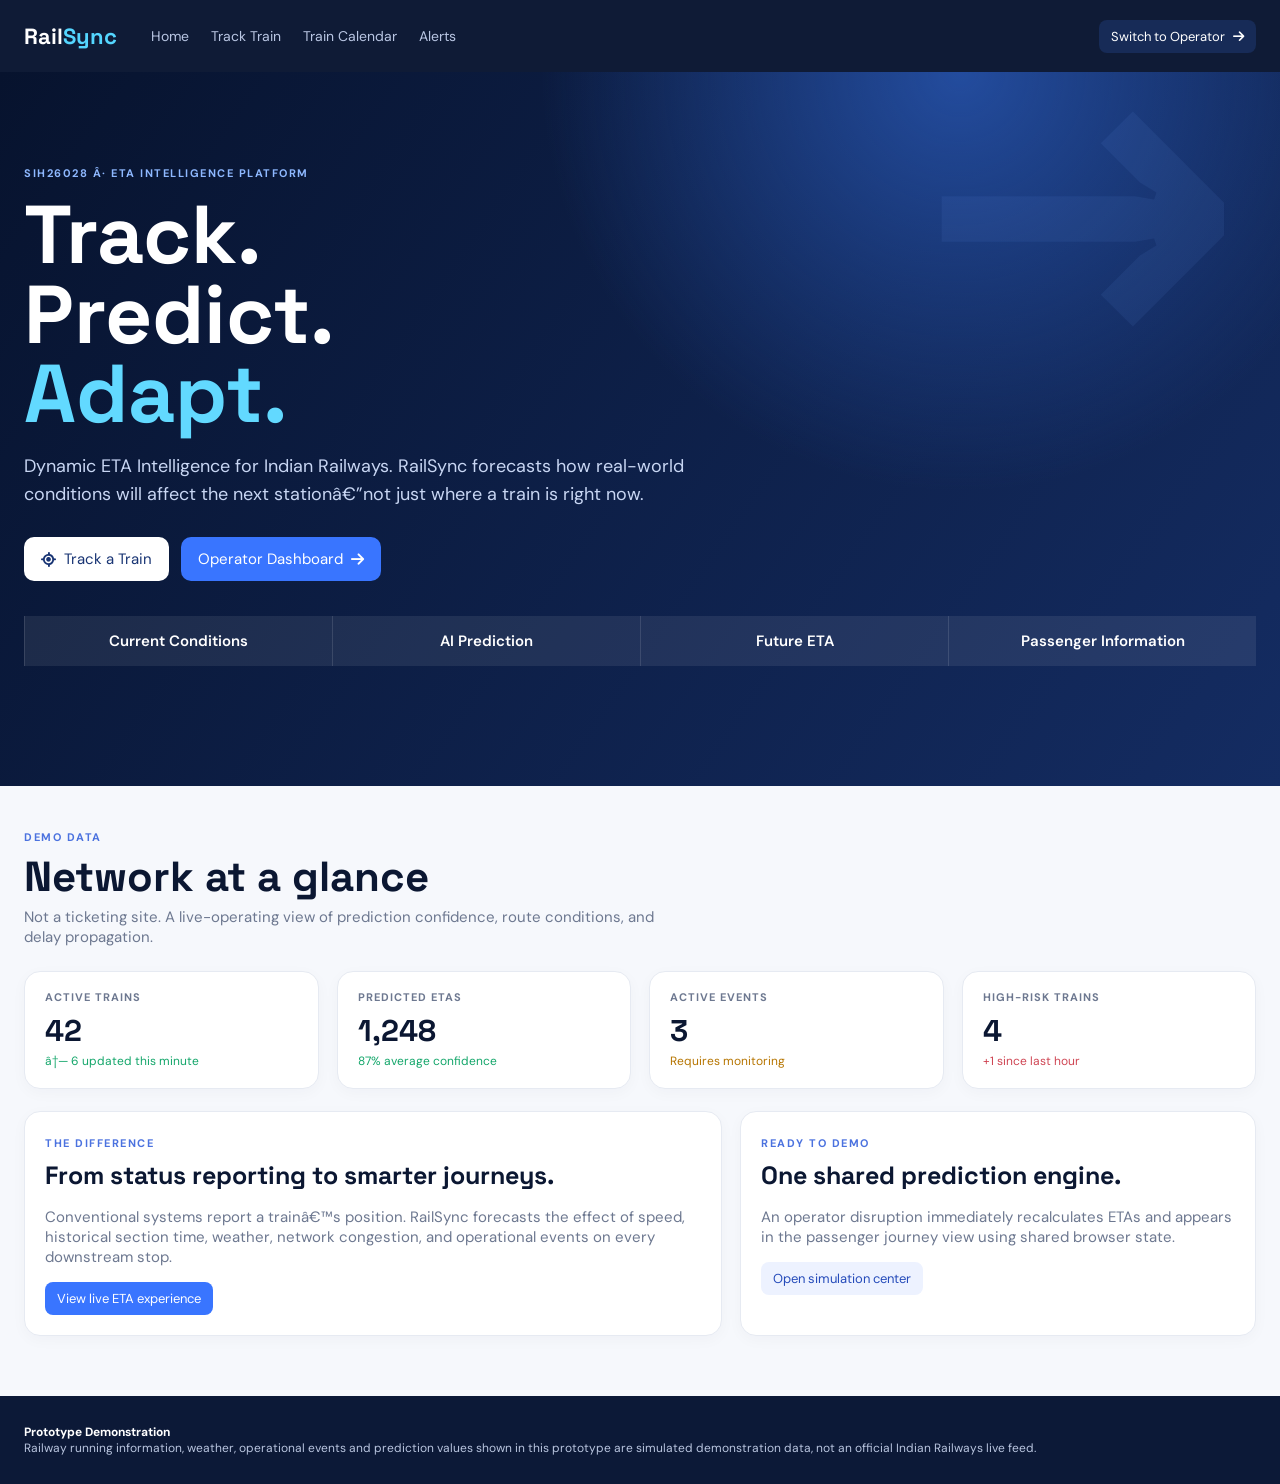
<file: frontend/index.html>
﻿<!doctype html><html><head><meta charset="utf-8"><meta name="viewport" content="width=device-width,initial-scale=1"><title>RailSync â€” Dynamic ETA Intelligence</title><link rel="stylesheet" href="css/main.css"><link rel="stylesheet" href="https://cdnjs.cloudflare.com/ajax/libs/font-awesome/6.5.2/css/all.min.css"></head><body data-view="passenger"><main><section class="hero"><div class="hero-inner"><span class="eyebrow" style="color:#8eb8ff">SIH26028 Â· ETA INTELLIGENCE PLATFORM</span><h1>Track.<br>Predict.<br><span style="color:#62d9ff">Adapt.</span></h1><p>Dynamic ETA Intelligence for Indian Railways. RailSync forecasts how real-world conditions will affect the next stationâ€”not just where a train is right now.</p><div class="hero-actions"><a class="btn secondary" href="passenger.html"><i class="fa-solid fa-location-crosshairs"></i> Track a Train</a><a class="btn" href="operator.html">Operator Dashboard <i class="fa-solid fa-arrow-right"></i></a></div><div class="flow"><div>Current Conditions</div><div>AI Prediction</div><div>Future ETA</div><div>Passenger Information</div></div></div></section><section class="container"><div class="heading"><div><span class="eyebrow">DEMO DATA</span><h1>Network at a glance</h1><p>Not a ticketing site. A live-operating view of prediction confidence, route conditions, and delay propagation.</p></div><div></div></div><div class="grid stat-grid"><div class="card stat"><span class="label">ACTIVE TRAINS</span><strong>42</strong><span class="delta">â†— 6 updated this minute</span></div><div class="card stat"><span class="label">PREDICTED ETAS</span><strong>1,248</strong><span class="delta">87% average confidence</span></div><div class="card stat"><span class="label">ACTIVE EVENTS</span><strong>3</strong><span class="delta" style="color:#b67500">Requires monitoring</span></div><div class="card stat"><span class="label">HIGH-RISK TRAINS</span><strong>4</strong><span class="delta" style="color:#cf4553">+1 since last hour</span></div></div><div class="grid two" style="margin-top:22px"><div class="card"><span class="eyebrow">THE DIFFERENCE</span><h2 class="section-title" style="font-size:25px;margin-top:7px">From status reporting to smarter journeys.</h2><p class="muted">Conventional systems report a trainâ€™s position. RailSync forecasts the effect of speed, historical section time, weather, network congestion, and operational events on every downstream stop.</p><a href="train.html" class="btn small">View live ETA experience</a></div><div class="card"><span class="eyebrow">READY TO DEMO</span><h2 class="section-title" style="font-size:25px;margin-top:7px">One shared prediction engine.</h2><p class="muted">An operator disruption immediately recalculates ETAs and appears in the passenger journey view using shared browser state.</p><a href="simulation.html" class="btn small secondary">Open simulation center</a></div></div></section></main><script src="js/mockData.js"></script><script src="js/ui.js"></script><script src="js/auth.js?v=2"></script></body></html>
</file>
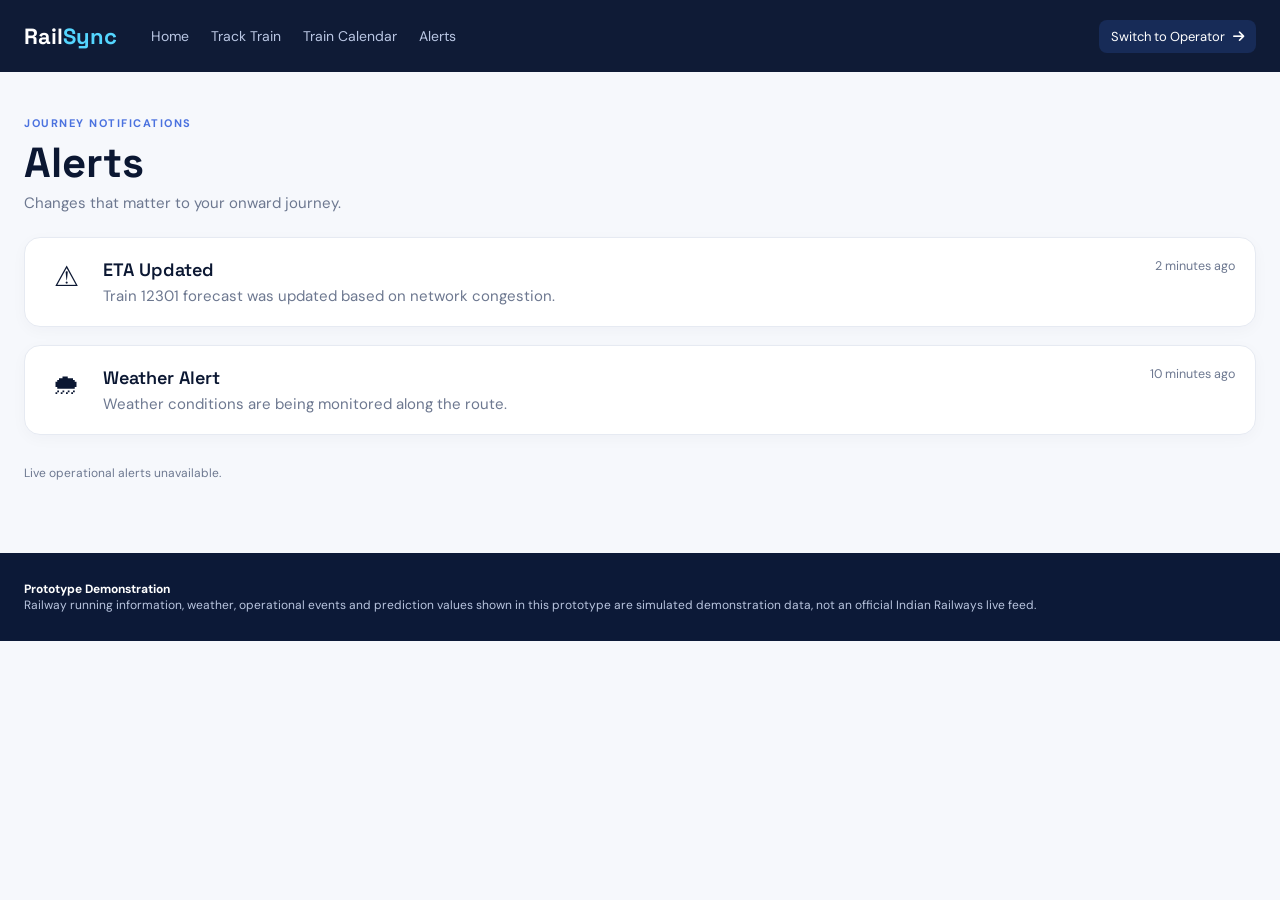
<file: frontend/alerts.html>
﻿<!doctype html>

<html>

<head>

  <meta charset="utf-8">

  <meta
    name="viewport"
    content="width=device-width,initial-scale=1"
  >

  <title>Alerts â€” RailSync</title>

  <link
    rel="stylesheet"
    href="css/main.css"
  >

  <link
    rel="stylesheet"
    href="css/passenger.css"
  >

  <link
    rel="stylesheet"
    href="https://cdnjs.cloudflare.com/ajax/libs/font-awesome/6.5.2/css/all.min.css"
  >

</head>


<body data-view="passenger">


<main class="container">


  <!-- ==========================================
       PAGE HEADING
       ========================================== -->

  <div class="heading">

    <div>

      <span class="eyebrow">
        JOURNEY NOTIFICATIONS
      </span>

      <h1>
        Alerts
      </h1>

      <p>
        Changes that matter to your onward journey.
      </p>

    </div>

  </div>


  <!-- ==========================================
       ALERTS
       ========================================== -->

  <section
    class="grid"
    id="alerts"
  ></section>


</main>


<!-- ==========================================
     JAVASCRIPT
     ========================================== -->

<script src="js/mockData.js"></script>

<script src="js/ui.js"></script>

<script src="js/auth.js?v=2"></script>

<script src="js/alerts.js"></script>


</body>

</html>
</file>
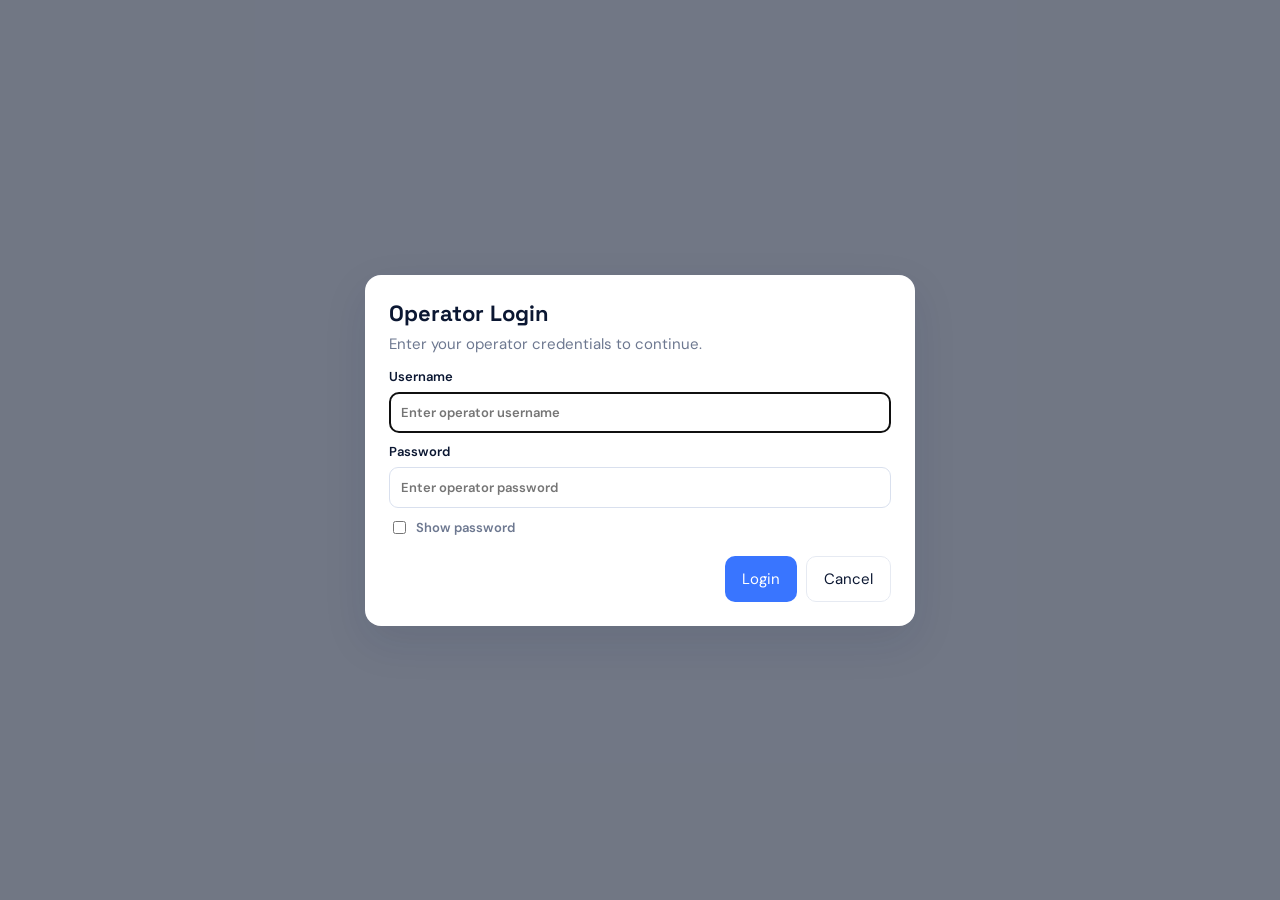
<file: frontend/events.html>
﻿<!doctype html>
<html>

<head>
    <meta charset="utf-8">
    <meta name="viewport" content="width=device-width,initial-scale=1">
    <title>Events â€” RailSync</title>
    <link rel="stylesheet" href="css/main.css">
    <link rel="stylesheet" href="css/operator.css">
    <link rel="stylesheet" href="https://cdnjs.cloudflare.com/ajax/libs/font-awesome/6.5.2/css/all.min.css">
</head>

<body data-view="operator">
    <main class="container">
        <div class="heading">
            <div><span class="eyebrow">CONTROL ROOM</span>
                <h1>Operational events</h1>
                <p>Record exceptional operating conditions and immediately recalculate affected ETA forecasts.</p>
            </div><button id="add" class="btn">+ Add Operational Event</button>
        </div>
        <section class="card">
            <h2 class="section-title">ACTIVE EVENTS</h2>
            <div class="table-wrap">
                <table>
                    <thead>
                        <tr>
                            <th>LOCATION</th>
                            <th>EVENT</th>
                            <th>SEVERITY</th>
                            <th>DURATION</th>
                            <th>AFFECTED TRAINS</th>
                            <th>STATUS</th>
                            <th></th>
                        </tr>
                    </thead>
                    <tbody id="eventsTable"></tbody>
                </table>
            </div>
        </section>
    </main>
    <script src="js/mockData.js"></script>
    <script src="js/ui.js"></script>
    <script src="js/auth.js?v=2"></script>
    <script src="js/events.js"></script>
</body>

</html>
</file>
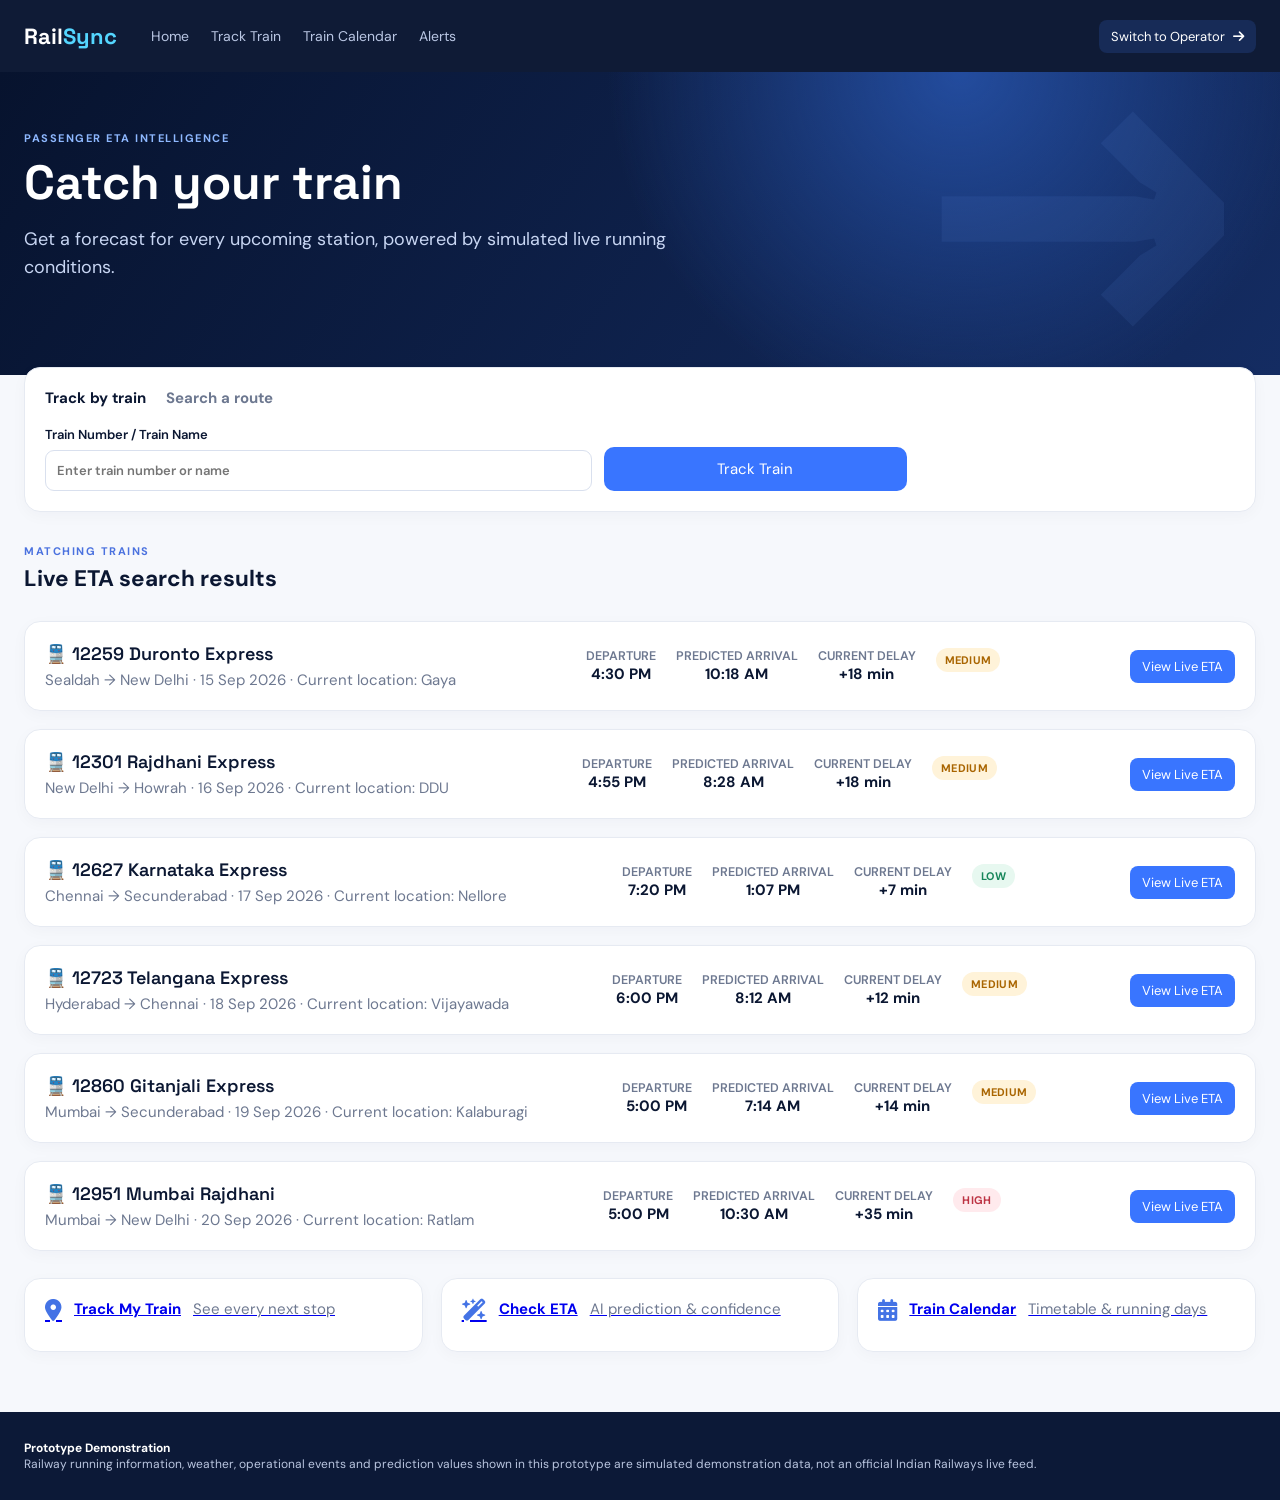
<file: frontend/passenger.html>
﻿<!doctype html>
<html>

<head>
    <meta charset="utf-8">
    <meta name="viewport" content="width=device-width,initial-scale=1">
    <title>Track a train â€” RailSync</title>
    <link rel="stylesheet" href="css/main.css">
    <link rel="stylesheet" href="css/passenger.css">
    <link rel="stylesheet" href="https://cdnjs.cloudflare.com/ajax/libs/font-awesome/6.5.2/css/all.min.css">
</head>

<body data-view="passenger">
    <section class="hero" style="padding:55px 0 75px">
        <div class="hero-inner"><span class="eyebrow" style="color:#8eb8ff">PASSENGER ETA INTELLIGENCE</span>
            <h1 style="font-size:48px">Catch your train</h1>
            <p>Get a forecast for every upcoming station, powered by simulated live running conditions.</p>
        </div>
    </section>
    <main class="container search-panel">
        <section class="card">
            <div class="search-tabs"><span>Track by train</span><span class="muted">Search a route</span></div>
            <form class="search-layout" onsubmit="return trackSearch(this)">
    <label class="field">
        Train Number / Train Name
        <input
            placeholder="Enter train number or name"
            aria-label="Train number or train name"
            required
        >
    </label>

    <button class="btn">Track Train</button>
</form>
        </section>
        <section style="margin-top:28px">
            <div class="heading">
                <div><span class="eyebrow">MATCHING TRAINS</span>
                    <h2 style="margin:4px 0">Live ETA search results</h2>
                </div>
            </div>
            <div id="results" class="grid"></div>
        </section>
        <section class="grid three" style="margin-top:27px"><a class="card quick" href="train.html"><i
                    class="fa-solid fa-location-dot"></i><b>Track My Train</b><span class="muted">See every next
                    stop</span></a><a class="card quick" href="train.html"><i
                    class="fa-solid fa-wand-magic-sparkles"></i><b>Check ETA</b><span class="muted">AI prediction &
                    confidence</span></a><a class="card quick" href="schedule.html"><i
                    class="fa-solid fa-calendar-days"></i><b>Train Calendar</b><span class="muted">Timetable & running
                    days</span></a></section>
    </main>
    <script src="js/mockData.js"></script>
    <script src="js/ui.js"></script>
    <script src="js/auth.js?v=2"></script>
    <script src="js/passenger.js"></script>
</body>

</html>
</file>
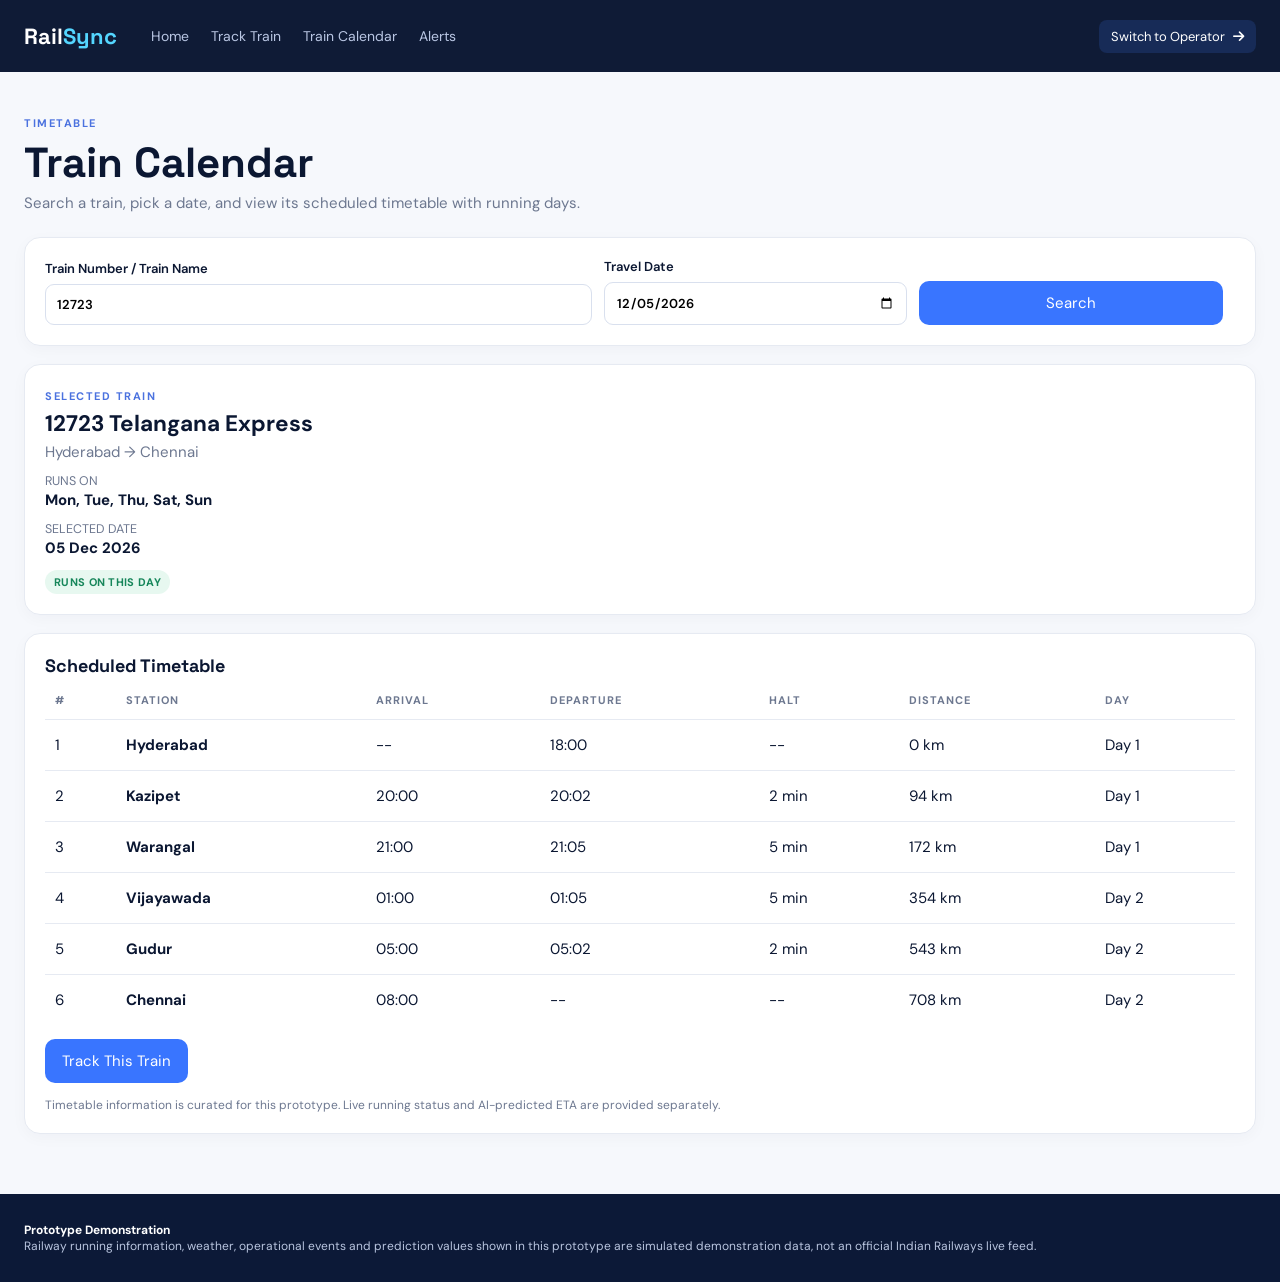
<file: frontend/schedule.html>
﻿<!doctype html>
<html>

<head>
    <meta charset="utf-8">
    <meta name="viewport" content="width=device-width,initial-scale=1">
    <title>Train Calendar â€” RailSync</title>
    <link rel="stylesheet" href="css/main.css">
    <link rel="stylesheet" href="css/passenger.css">
    <link rel="stylesheet" href="https://cdnjs.cloudflare.com/ajax/libs/font-awesome/6.5.2/css/all.min.css">
</head>

<body data-view="passenger">
    <main class="container">
        <div class="heading">
            <div>
                <span class="eyebrow">TIMETABLE</span>
                <h1>Train Calendar</h1>
                <p>Search a train, pick a date, and view its scheduled timetable with running days.</p>
            </div>
        </div>

        <section class="card">
            <form class="search-layout" onsubmit="return findTrainForm(this)">
                <label class="field">
                    Train Number / Train Name
                    <input
                        id="trainQuery"
                        placeholder="e.g. 12723"
                        aria-label="Train number or train name"
                        autocomplete="off"
                    >
                </label>

                <label class="field">
                    Travel Date
                    <input
                        id="travelDate"
                        type="date"
                        aria-label="Travel date"
                    >
                </label>

                <button class="btn" type="submit">Search</button>
            </form>
        </section>

        <section class="card" style="margin-top:18px" id="trainInfoCard">
            <div id="trainInfo"></div>
            <div id="runStatus" style="margin-top:12px"></div>
        </section>

        <section class="card" style="margin-top:18px">
            <h2 class="section-title">Scheduled Timetable</h2>
            <div id="timetableWrap" class="table-wrap">
                <table>
                    <thead>
                        <tr>
                            <th>#</th>
                            <th>STATION</th>
                            <th>ARRIVAL</th>
                            <th>DEPARTURE</th>
                            <th>HALT</th>
                            <th>DISTANCE</th>
                            <th>DAY</th>
                        </tr>
                    </thead>
                    <tbody id="timetableBody"></tbody>
                </table>
            </div>
            <div id="timetableNote" style="margin-top:12px"></div>
            <div style="margin-top:14px">
                <button class="btn" id="trackBtn" onclick="trackTrain()">Track This Train</button>
            </div>
            <p class="muted" style="margin:14px 0 0; font-size:12px">
                Timetable information is curated for this prototype. Live running status and AI-predicted ETA are provided separately.
            </p>
        </section>
    </main>

    <script src="js/mockData.js"></script>
    <script src="js/ui.js"></script>
    <script src="js/auth.js?v=2"></script>
    <script src="js/schedule.js"></script>
</body>

</html>
</file>
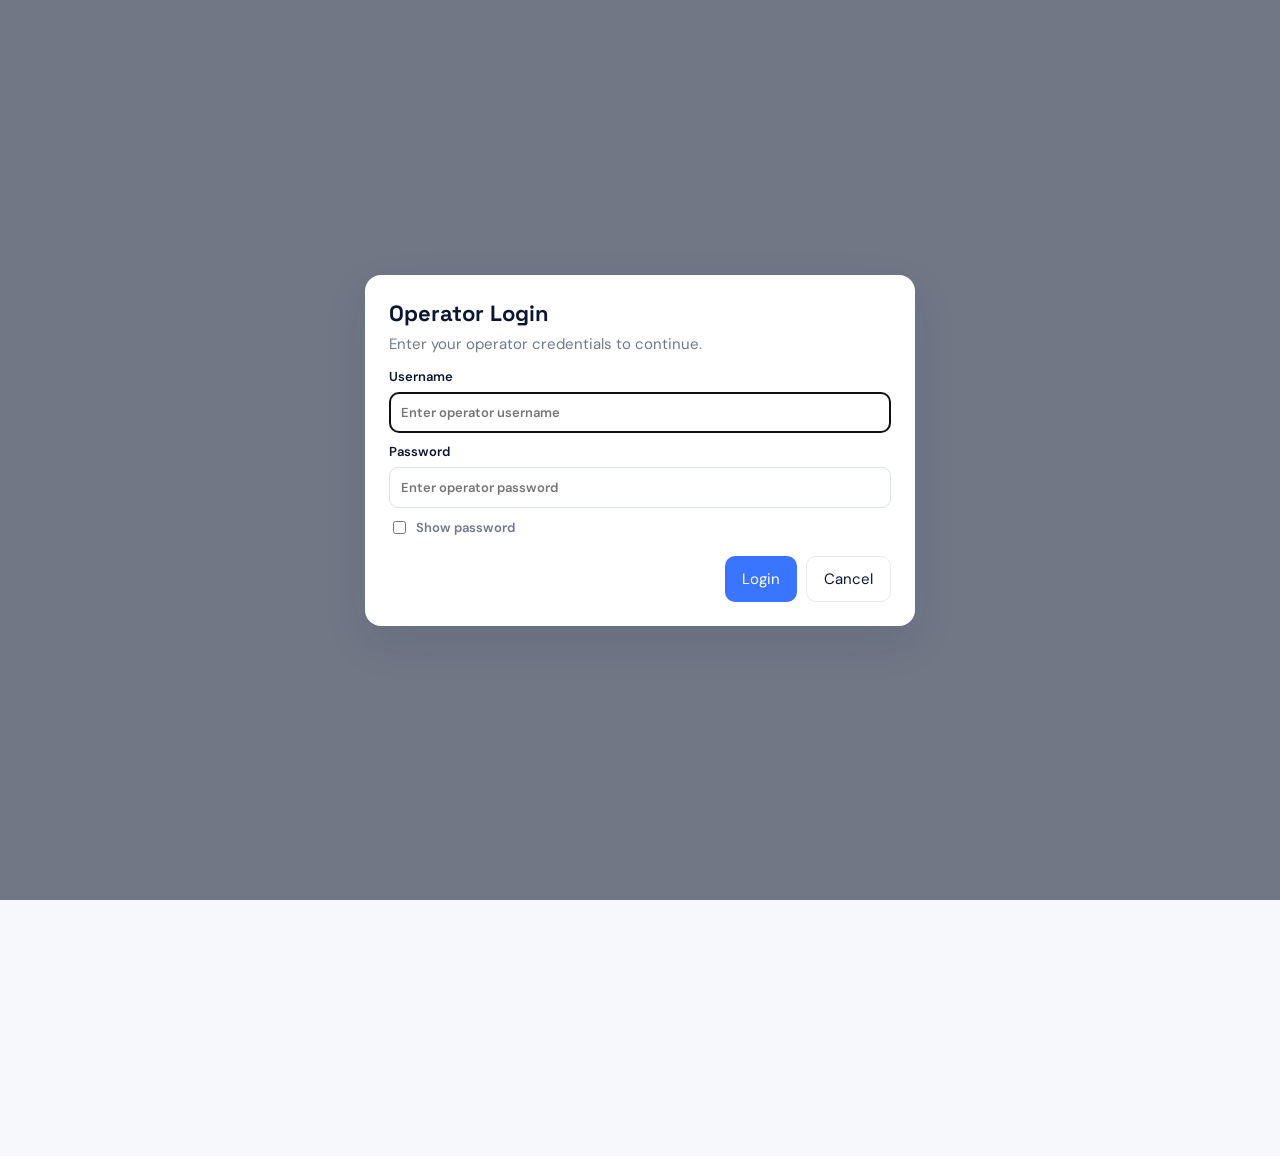
<file: frontend/simulation.html>
﻿<!doctype html><html><head><meta charset="utf-8"><meta name="viewport" content="width=device-width,initial-scale=1"><title>Simulation center â€” RailSync</title><link rel="stylesheet" href="css/main.css"><link rel="stylesheet" href="css/operator.css"></head><body data-view="operator"><main class="container"><div class="heading"><div><span class="eyebrow">DEMO MODE</span><h1>Network Disruption Simulator</h1><p>Test how operational events may affect train ETAs and downstream delays.</p></div></div><div class="grid two"><section class="card"><h2 class="section-title">Select a disruption scenario</h2><div class="scenario-grid"><button class="scenario active" data-s="normal">Normal</button><button class="scenario" data-s="heavy">Heavy Congestion</button><button class="scenario" data-s="signal">Signal Failure</button><button class="scenario" data-s="speed">Speed Restriction</button><button class="scenario" data-s="rain">Heavy Rain</button><button class="scenario" data-s="platform">Platform Congestion</button><button class="scenario" data-s="clear">Clear Simulation</button></div><div class="notice blue" style="margin-top:18px">Run a scenario, then switch to Passenger View to see the same prediction update.</div></section><section class="card sim-result"><span class="label">SIMULATION RESULT</span><div class="grid three" style="margin-top:17px"><div><span class="label">BASELINE ETA</span><div class="kpi">11:37 PM</div></div><div><span class="label">HOWRAH ETA</span><div class="kpi" id="simEta">11:37 PM</div></div><div><span class="label">IMPACT</span><div class="kpi" id="simImpact">+0 min</div></div></div><p id="simText" style="color:#c9d8fc">No disruption scenario applied.</p></section></div><section class="card" style="margin-top:20px"><h2 class="section-title">Affected trains</h2><div id="affected"></div></section></main><script src="js/mockData.js"></script><script src="js/ui.js"></script><script src="js/auth.js?v=2"></script><script src="js/simulation.js"></script></body></html>
</file>
<file: frontend/css/main.css>
@import url('https://fonts.googleapis.com/css2?family=DM+Sans:wght@400;500;600;700&family=Space+Grotesk:wght@500;600;700&display=swap');
@import url('responsive.css');
:root{--ink:#0b1732;--navy:#111f41;--blue:#3975ff;--cyan:#54d6ff;--paper:#f6f8fc;--card:#fff;--muted:#6d7890;--line:#e6eaf2;--green:#13a66a;--amber:#f4a824;--red:#e64e5f;--shadow:0 16px 44px rgba(15,32,68,.10)}*{box-sizing:border-box}html{scroll-behavior:smooth}body{margin:0;background:var(--paper);color:var(--ink);font:15px 'DM Sans',sans-serif}.app{min-height:100vh}.nav{height:72px;background:rgba(11,23,50,.98);color:#fff;display:flex;align-items:center;padding:0 max(24px,calc((100vw - 1280px)/2));gap:34px;position:sticky;top:0;z-index:20}.brand{font:700 22px 'Space Grotesk';text-decoration:none;color:#fff;white-space:nowrap}.brand b{color:var(--cyan)}.navlinks{display:flex;align-items:center;gap:22px;flex:1}.navlinks a{color:#b9c6e3;text-decoration:none;font-size:14px}.navlinks a:hover,.navlinks a.active{color:#fff}.button,.btn{border:0;border-radius:10px;background:var(--blue);color:#fff;padding:12px 17px;font-weight:700;font:inherit;cursor:pointer;text-decoration:none;display:inline-flex;align-items:center;justify-content:center;gap:8px}.btn.secondary{background:#edf2ff;color:#254bba}.btn.dark{background:#172b57}.btn.ghost{background:transparent;color:var(--ink);border:1px solid var(--line)}.btn.warn{background:#fff4dd;color:#a36200}.btn.small{padding:8px 12px;font-size:13px;border-radius:8px}.container{max-width:1280px;margin:0 auto;padding:30px 24px 60px}.eyebrow{color:#4b72df;font-size:11px;font-weight:700;letter-spacing:1.5px}.live{font-size:11px;letter-spacing:.7px;color:#5e6d8d;white-space:nowrap}.live i{color:var(--green);font-size:9px}.heading{display:flex;justify-content:space-between;align-items:flex-end;gap:20px;margin:10px 0 24px}.heading h1{font:700 clamp(27px,4vw,42px) 'Space Grotesk';margin:4px 0}.heading p{color:var(--muted);margin:0;max-width:650px}.card{background:var(--card);border:1px solid var(--line);border-radius:16px;padding:20px;box-shadow:0 4px 15px rgba(13,30,65,.03)}.grid{display:grid;gap:18px}.stat-grid{grid-template-columns:repeat(4,1fr)}.stat{padding:18px 20px}.stat .label,.label{display:block;color:var(--muted);font-size:11px;letter-spacing:1px;font-weight:700}.stat strong{display:block;font:700 30px 'Space Grotesk';margin-top:7px}.stat .delta{font-size:12px;color:var(--green);margin-top:7px}.two{grid-template-columns:1.15fr .85fr}.three{grid-template-columns:repeat(3,1fr)}.section-title{font:700 18px 'Space Grotesk';margin:0 0 16px}.muted{color:var(--muted)}.tag{display:inline-flex;align-items:center;gap:5px;padding:5px 9px;border-radius:99px;background:#eff4ff;color:#3862d2;font-size:11px;font-weight:700;letter-spacing:.3px}.tag.green{background:#e7f8f0;color:#16865a}.tag.amber{background:#fff3d9;color:#a96500}.tag.red{background:#ffeaed;color:#bd3444}.kpi{font:700 34px 'Space Grotesk'}.table-wrap{overflow:auto}table{width:100%;border-collapse:collapse;text-align:left}th{font-size:11px;letter-spacing:1px;color:var(--muted);padding:0 10px 12px}td{padding:15px 10px;border-top:1px solid var(--line)}.map{height:355px;border-radius:12px;overflow:hidden;background:#dfe9ec}.route-map{height:410px}.notice{padding:14px 16px;border-radius:11px;background:#fff8e9;border:1px solid #ffe5ad;color:#805300;display:flex;gap:10px;align-items:flex-start}.notice.blue{background:#edf4ff;border-color:#cfddff;color:#254b99}.timeline{position:relative;padding-left:28px}.timeline:before{content:'';position:absolute;left:8px;top:8px;bottom:8px;width:2px;background:#dbe3f5}.stop{position:relative;padding:0 0 19px 18px}.stop:before{content:'';position:absolute;width:11px;height:11px;background:#fff;border:3px solid #4b78ed;border-radius:50%;left:-25px;top:4px}.stop.passed:before{background:var(--green);border-color:var(--green)}.stop h4{margin:0;font-size:15px}.stop p{margin:4px 0 0;color:var(--muted);font-size:13px}.eta-card{background:linear-gradient(135deg,#101f43,#1d3f8d);color:#fff;border:0;position:relative;overflow:hidden}.eta-card:after{content:'';position:absolute;width:220px;height:220px;border:36px solid rgba(84,214,255,.13);border-radius:50%;right:-100px;top:-100px}.eta-card .label{color:#aebee4}.eta-time{font:700 52px 'Space Grotesk';margin:8px 0}.eta-meta{display:grid;grid-template-columns:repeat(3,1fr);gap:10px;border-top:1px solid rgba(255,255,255,.18);padding-top:13px}.eta-meta span{color:#b9c9eb;font-size:11px}.eta-meta strong{display:block;margin-top:3px;font-size:15px}.scenario-grid{display:grid;grid-template-columns:repeat(3,1fr);gap:9px}.scenario{border:1px solid var(--line);background:#fff;border-radius:9px;padding:10px;text-align:left;color:var(--ink);font:600 12px 'DM Sans';cursor:pointer}.scenario:hover{border-color:#7b9bfa;background:#f3f6ff}.propagation{display:flex;align-items:center;justify-content:space-between;gap:6px}.propagation div{flex:1;text-align:center;padding:13px 6px;background:#f6f8ff;border-radius:10px;font-size:12px}.propagation strong{display:block;font-size:17px;margin-top:5px}.propagation i{color:#86a1e4}.modal-back{display:none;position:fixed;inset:0;background:rgba(9,18,40,.56);z-index:40;align-items:center;justify-content:center;padding:16px}.modal-back.open{display:flex}.modal{max-width:550px;width:100%;background:#fff;border-radius:16px;padding:24px;box-shadow:var(--shadow)}.modal h2{font:700 22px 'Space Grotesk';margin:0 0 7px}.form-grid{display:grid;grid-template-columns:1fr 1fr;gap:13px}.field{display:grid;gap:7px;font-size:13px;font-weight:600}.field input,.field select,.field textarea{border:1px solid #d9e0ee;border-radius:9px;padding:11px;font:inherit;width:100%;background:#fff}.field.full{grid-column:1/-1}.actions{display:flex;justify-content:flex-end;gap:9px;margin-top:19px}.toast-wrap{position:fixed;right:22px;bottom:20px;z-index:70;display:grid;gap:8px}.toast{background:#112249;color:#fff;padding:13px 16px;border-radius:10px;box-shadow:var(--shadow);animation:in .25s ease}@keyframes in{from{transform:translateY(15px);opacity:0}to{transform:none;opacity:1}}.footer{background:#0c1937;color:#b9c5df;padding:28px max(24px,calc((100vw - 1280px)/2));font-size:12px}.footer b{color:#fff}.hero{background:radial-gradient(circle at 75% 0,#234c9e 0,transparent 35%),linear-gradient(125deg,#07132e,#142c62);padding:90px 0 85px;color:#fff;position:relative;overflow:hidden}.hero:after{content:'→';position:absolute;font:700 400px 'Space Grotesk';right:3%;top:-145px;color:rgba(119,169,255,.08)}.hero-inner{max-width:1280px;margin:auto;padding:0 24px;position:relative;z-index:1}.hero h1{font:700 clamp(44px,7vw,82px) 'Space Grotesk';line-height:.97;max-width:770px;margin:13px 0}.hero p{font-size:18px;line-height:1.6;color:#c8d6f3;max-width:670px}.hero-actions{display:flex;gap:12px;margin-top:28px}.hero .btn.secondary{background:#fff;color:#183473}.flow{display:flex;gap:0;align-items:stretch;margin:35px 0}.flow div{background:rgba(255,255,255,.08);padding:15px;flex:1;font-weight:600;text-align:center;border-left:1px solid rgba(255,255,255,.12)}.quick{display:flex;gap:12px}.quick a{flex:1;color:var(--ink);text-decoration:none}.quick i{font-size:22px;color:#4473e5;margin-bottom:10px;display:block}.qr{font-size:68px;letter-spacing:-8px;line-height:1;color:#17274f}.ticket{max-width:800px;margin:auto;background:#fff;border:1px solid var(--line);border-radius:16px;overflow:hidden}.ticket-head{background:#10234e;color:white;padding:25px}.ticket-body{padding:26px}.ticket-grid{display:grid;grid-template-columns:repeat(3,1fr);gap:20px}.ticket-grid small{display:block;color:var(--muted);font-weight:700;letter-spacing:.7px}.ticket-grid b{font-size:16px;display:block;margin-top:4px}@media(max-width:800px){.nav{padding:0 16px;height:62px}.navlinks{display:none}.nav .btn{margin-left:auto}.container{padding:22px 16px 45px}.stat-grid,.three,.two{grid-template-columns:1fr 1fr}.hero{padding:65px 0}.hero-actions,.quick{flex-wrap:wrap}.hero-actions .btn{flex:1}.flow{flex-wrap:wrap}.flow div{flex-basis:45%}.scenario-grid{grid-template-columns:1fr 1fr}.ticket-grid{grid-template-columns:1fr 1fr}}@media(max-width:520px){.stat-grid,.three,.two,.form-grid{grid-template-columns:1fr}.nav .btn{padding:9px 11px;font-size:12px}.heading{display:block}.heading .live{margin-top:9px}.eta-meta{grid-template-columns:1fr 1fr}.propagation{flex-wrap:wrap}.propagation div{flex-basis:42%}.propagation i{display:none}}
.auth-error{margin:10px 0 0;font-size:13px;font-weight:600;color:#bd3444;background:#ffeaed;border:1px solid #f5c2c9;border-radius:9px;padding:10px 12px}
body.auth-locked nav,body.auth-locked main,body.auth-locked footer{visibility:hidden}
body.auth-locked .modal-back.open{visibility:visible}
</file>
<file: frontend/css/passenger.css>
.search-panel{margin-top:-38px;position:relative;z-index:2}.search-tabs{display:flex;gap:20px;margin-bottom:18px;font-weight:700}.search-layout{display:grid;grid-template-columns:1.8fr 1fr 1fr auto;gap:12px;align-items:end}.result{display:flex;align-items:center;justify-content:space-between;gap:18px}.result h3{margin:0 0 5px;font:600 18px 'Space Grotesk'}.result p{margin:0;color:var(--muted)}.result-stats{display:flex;gap:20px;text-align:center}.result-stats small{display:block;color:var(--muted);font-weight:600}.result-stats b{font-size:15px}.route-header{background:linear-gradient(120deg,#10224c,#20418d);color:#fff;padding:25px;border-radius:16px;margin-bottom:18px}.route-header h1{font:700 28px 'Space Grotesk';margin:6px 0}.status-grid{display:grid;grid-template-columns:repeat(4,1fr);gap:0}.status-grid div{padding:7px 17px;border-right:1px solid var(--line)}.status-grid div:first-child{padding-left:0}.status-grid div:last-child{border:0}.status-grid span{font-size:11px;color:var(--muted);font-weight:700;letter-spacing:.6px;display:block}.status-grid strong{font:600 20px 'Space Grotesk';margin-top:5px;display:block}@media(max-width:700px){.search-layout{grid-template-columns:1fr 1fr}.search-layout .btn{grid-column:1/-1}.result{align-items:flex-start;flex-direction:column}.result-stats{width:100%;justify-content:space-between}.status-grid{grid-template-columns:1fr 1fr}.status-grid div{padding:13px;border-bottom:1px solid var(--line)}}
</file>
<file: frontend/css/operator.css>
.operator-nav{background:#0a1530}.operator-hero{display:flex;justify-content:space-between;align-items:flex-start;gap:15px}.chart{height:260px;position:relative}.side-event{display:flex;gap:12px;padding:12px 0;border-bottom:1px solid var(--line)}.side-event:last-child{border:0}.event-dot{width:10px;height:10px;border-radius:50%;background:var(--amber);margin-top:5px}.event-dot.red{background:var(--red)}.sim-result{background:linear-gradient(130deg,#101f45,#1f4b9d);color:#fff}.sim-result .label{color:#c5d4fa}.sim-result .kpi{font-size:42px}
</file>
